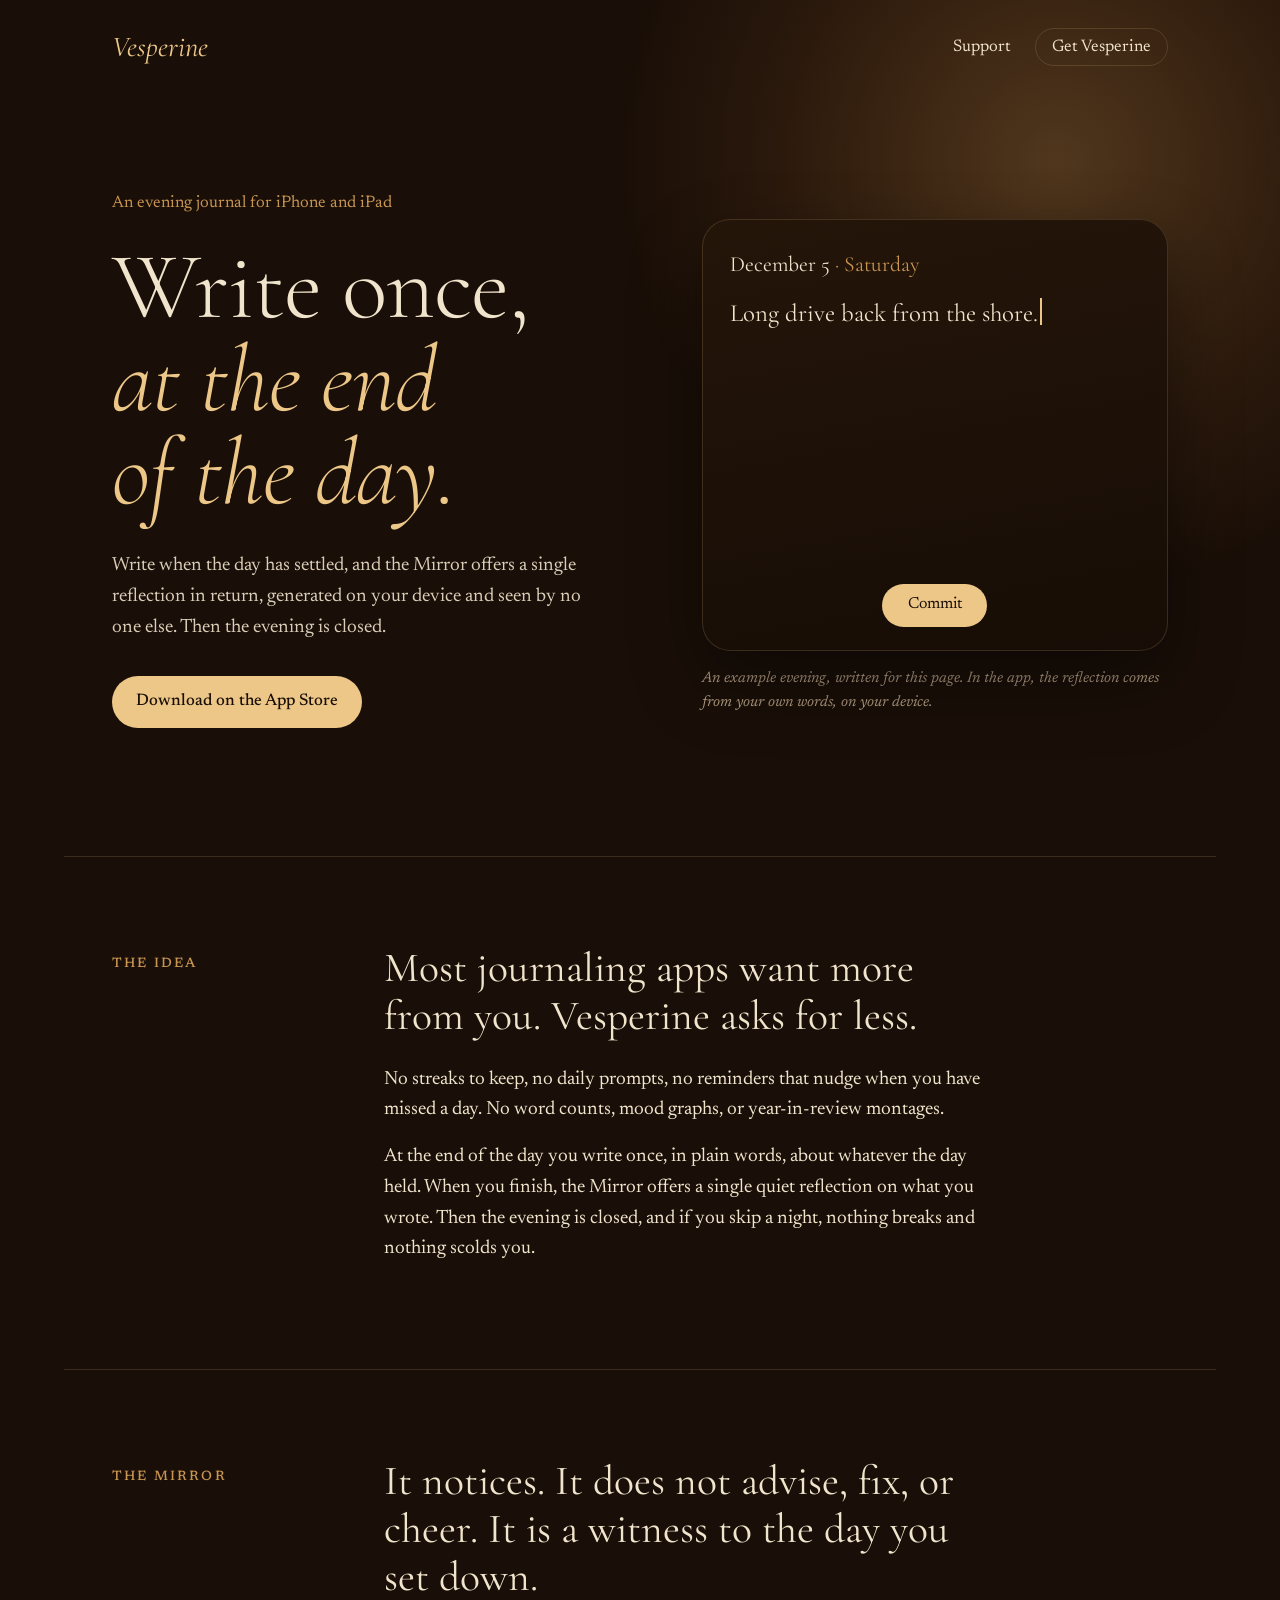
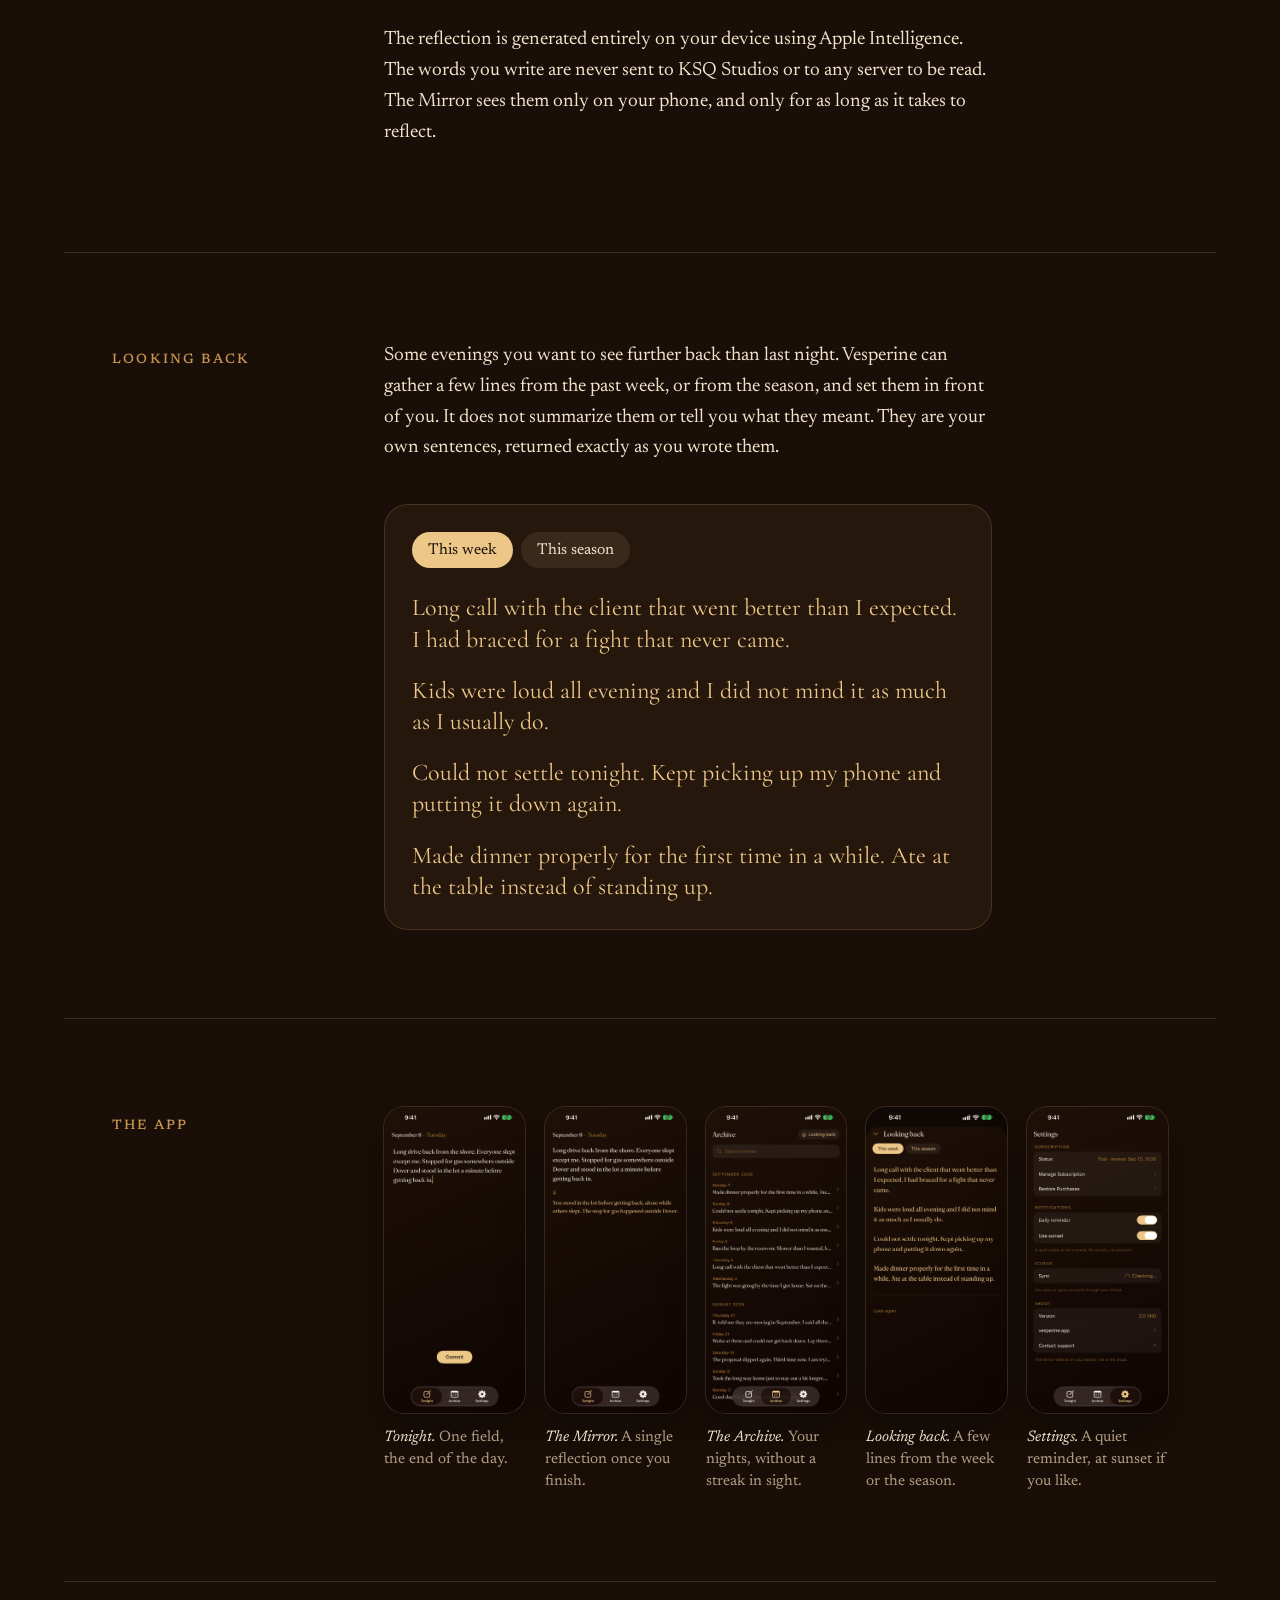
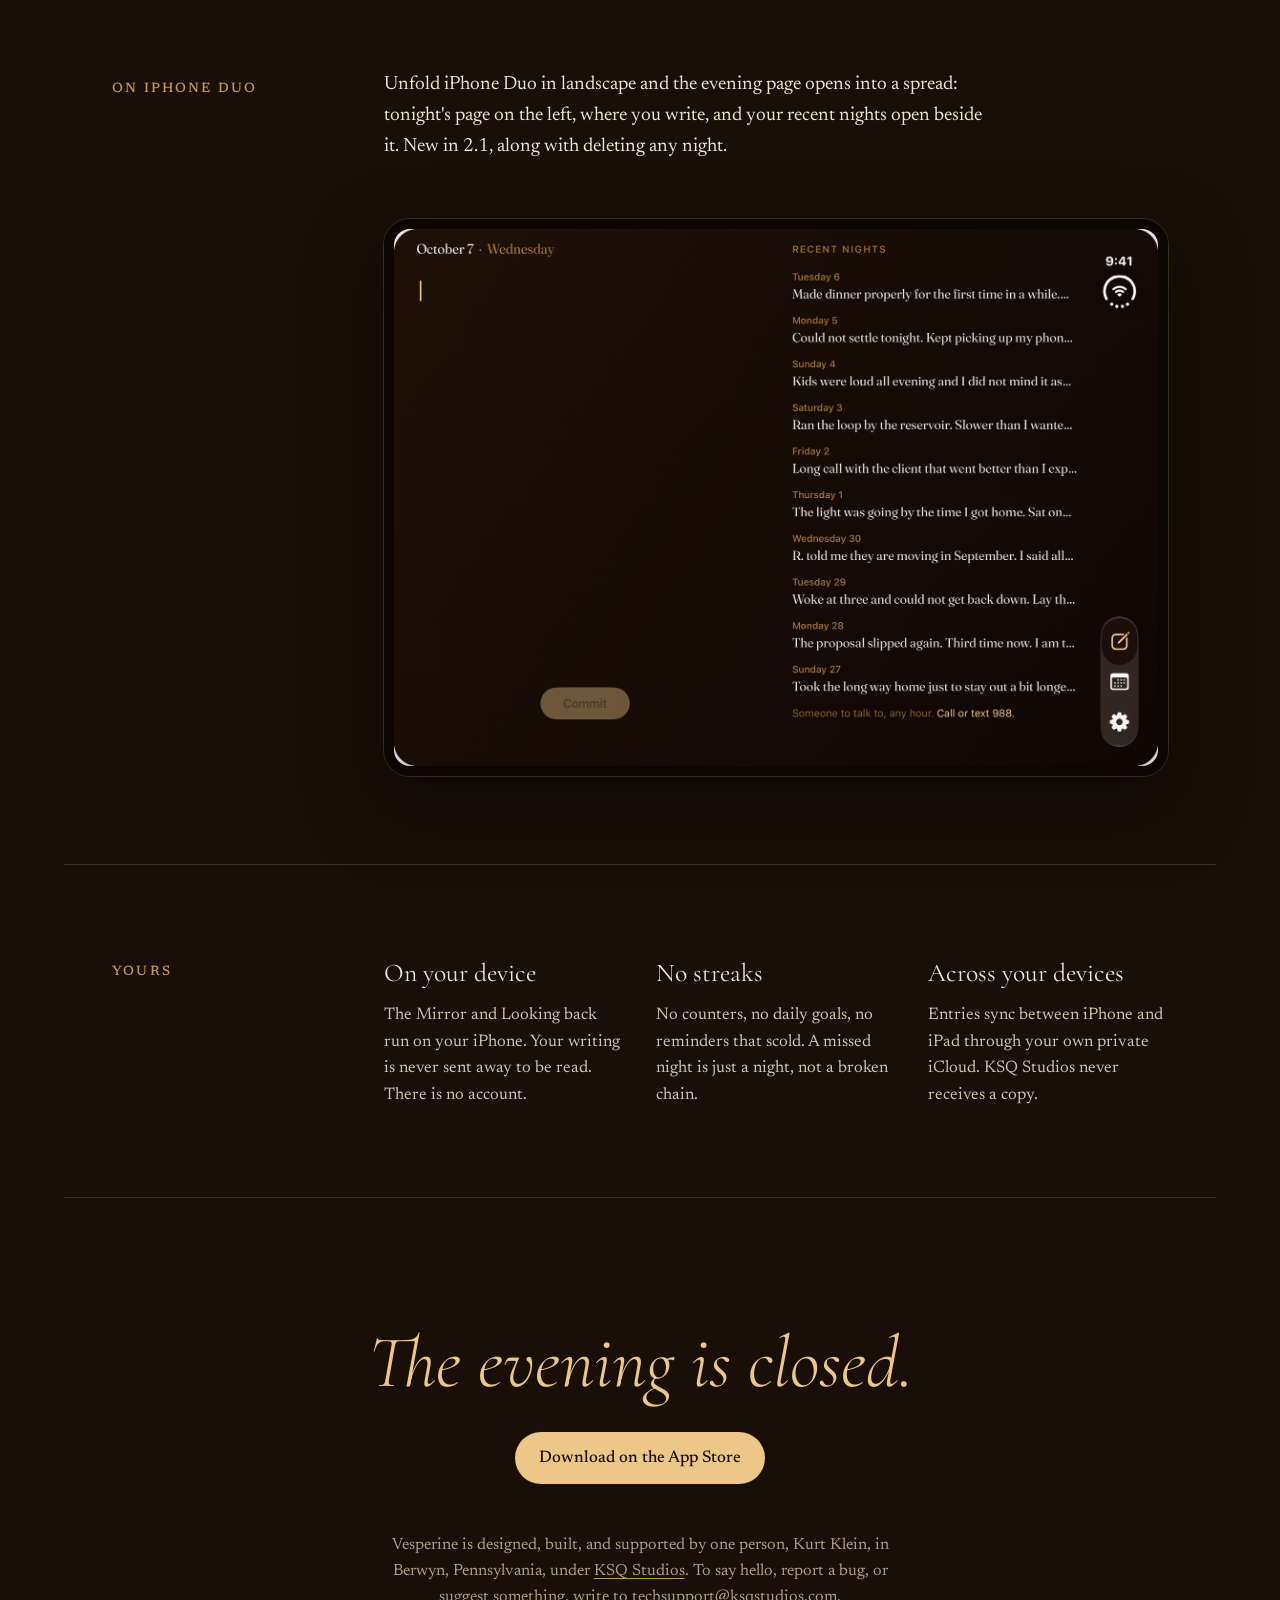
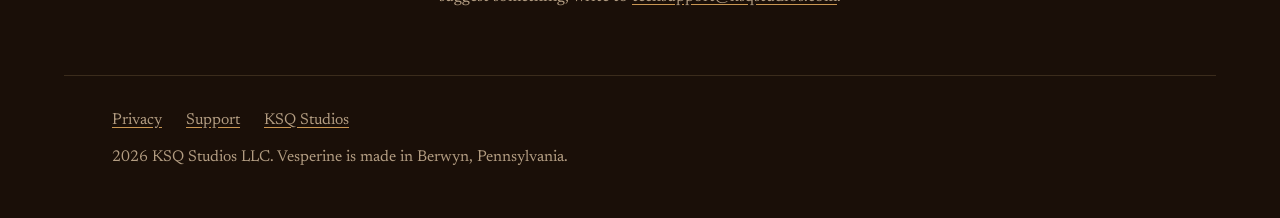
<file: index.html>
<!doctype html>
<html lang="en">
<head>
<meta charset="utf-8">
<meta name="viewport" content="width=device-width, initial-scale=1">
<title>Vesperine, an evening journal</title>
<meta name="description" content="A contemplative evening journal for iPhone. Write once when the day has settled, then look back across a week or a season in your own words.">
<meta property="og:type" content="website">
<meta property="og:url" content="https://vesperine.app">
<meta property="og:title" content="Vesperine, an evening journal">
<meta property="og:description" content="A contemplative evening journal for iPhone. Write once when the day has settled, then look back across a week or a season in your own words.">
<meta property="og:image" content="https://vesperine.app/og-image.png">
<meta property="og:image:width" content="1200">
<meta property="og:image:height" content="630">
<meta name="twitter:card" content="summary_large_image">
<meta name="twitter:title" content="Vesperine, an evening journal">
<meta name="twitter:description" content="A contemplative evening journal for iPhone.">
<meta name="twitter:image" content="https://vesperine.app/og-image.png">
<link rel="canonical" href="https://vesperine.app">
<meta name="theme-color" content="#1a0f08">
<link rel="icon" type="image/png" href="/favicon.png">
<link rel="apple-touch-icon" href="/apple-touch-icon.png">
<link rel="preconnect" href="https://fonts.googleapis.com">
<link rel="preconnect" href="https://fonts.gstatic.com" crossorigin>
<link href="https://fonts.googleapis.com/css2?family=Cormorant+Garamond:ital,wght@0,300;0,400;0,500;1,300;1,400&family=Newsreader:ital,opsz,wght@0,6..72,300..500;1,6..72,300..500&display=swap" rel="stylesheet">
<link rel="stylesheet" href="/styles.css">
<script defer src="/scripts.js"></script>
</head>
<body>

<!-- The candle. A warm light in the corner that flickers, and burns down as
     you read toward the end of the page, the way an evening does. -->
<div class="candle" aria-hidden="true"></div>

<header class="bar">
  <div class="bar-inner">
    <a class="mark" href="/">Vesperine</a>
    <nav aria-label="Site">
      <a href="/support">Support</a>
      <a class="bar-cta" href="https://apps.apple.com/us/app/vesperine/id6767848257" rel="noopener">Get Vesperine</a>
    </nav>
  </div>
</header>

<main>

  <section class="hero">
    <div class="hero-text">
      <p class="kicker">An evening journal for iPhone and iPad</p>
      <h1>Write once, <em>at the end of the day.</em></h1>
      <p class="lede">
        Write when the day has settled, and the Mirror offers a single
        reflection in return, generated on your device and seen by no one
        else. Then the evening is closed.
      </p>
      <p class="buy">
        <a class="button" href="https://apps.apple.com/us/app/vesperine/id6767848257" rel="noopener">Download on the App Store</a>
      </p>
    </div>

    <!-- An example evening. The entry writes itself, Commit is pressed, and
         the Mirror's reflection appears under the flame, as in the app. The
         entries and reflections are written ahead of time for this page. -->
    <figure class="tonight" id="tonight">
      <div class="page">
        <p class="date"><span id="t-date">October 19</span> <span class="dot">·</span> <span class="day" id="t-day">Monday</span></p>
        <p class="entry" id="t-entry"><span id="t-text"></span><span class="caret" aria-hidden="true"></span></p>
        <div class="flame-rule" id="t-rule" aria-hidden="true">
          <svg viewBox="0 0 12 18" width="14" height="21"><path d="M6 1c1.6 3 4.5 5.2 4.5 9.2A4.5 4.5 0 0 1 1.5 10.2C1.5 7.8 3 6.6 3.6 4.6c.6 1.5 1.3 2 2 2.2C5.4 4.8 5.6 2.8 6 1z"/></svg>
        </div>
        <p class="reflection" id="t-reflection"></p>
        <div class="page-foot">
          <button type="button" class="commit" id="t-commit" tabindex="-1">Commit</button>
          <button type="button" class="again" id="t-again" hidden>Another evening</button>
        </div>
      </div>
      <figcaption>An example evening, written for this page. In the app, the reflection comes from your own words, on your device.</figcaption>
    </figure>
  </section>

  <section class="leaf">
    <h2 class="margin">The idea</h2>
    <div class="leaf-body">
      <p class="big">Most journaling apps want more from you. Vesperine asks for less.</p>
      <p>
        No streaks to keep, no daily prompts, no reminders that nudge when
        you have missed a day. No word counts, mood graphs, or year-in-review
        montages.
      </p>
      <p>
        At the end of the day you write once, in plain words, about whatever
        the day held. When you finish, the Mirror offers a single quiet
        reflection on what you wrote. Then the evening is closed, and if you
        skip a night, nothing breaks and nothing scolds you.
      </p>
    </div>
  </section>

  <section class="leaf">
    <h2 class="margin">The Mirror</h2>
    <div class="leaf-body">
      <p class="big">It notices. It does not advise, fix, or cheer. It is a witness to the day you set down.</p>
      <p>
        The reflection is generated entirely on your device using Apple
        Intelligence. The words you write are never sent to KSQ Studios or to
        any server to be read. The Mirror sees them only on your phone, and
        only for as long as it takes to reflect.
      </p>
    </div>
  </section>

  <!-- Looking back. The lines arrive one at a time when the section comes
       into view, and the two ranges trade places like the sheet in the app. -->
  <section class="leaf lookback" id="lookback">
    <h2 class="margin">Looking back</h2>
    <div class="leaf-body">
      <p>
        Some evenings you want to see further back than last night. Vesperine
        can gather a few lines from the past week, or from the season, and set
        them in front of you. It does not summarize them or tell you what they
        meant. They are your own sentences, returned exactly as you wrote them.
      </p>
      <div class="sheet">
        <div class="chips" role="tablist" aria-label="Range">
          <button type="button" role="tab" class="chip" aria-selected="true" data-range="week">This week</button>
          <button type="button" role="tab" class="chip" aria-selected="false" data-range="season">This season</button>
        </div>
        <ul class="lines" data-range="week">
          <li>Long call with the client that went better than I expected. I had braced for a fight that never came.</li>
          <li>Kids were loud all evening and I did not mind it as much as I usually do.</li>
          <li>Could not settle tonight. Kept picking up my phone and putting it down again.</li>
          <li>Made dinner properly for the first time in a while. Ate at the table instead of standing up.</li>
        </ul>
        <ul class="lines" data-range="season" hidden>
          <li>The light was going by the time I got home. Sat on the step until it was gone.</li>
          <li>Woke at three and could not get back down. Lay there listening to the house.</li>
          <li>The proposal slipped again. Third time now.</li>
          <li>Took the long way home just to stay out a bit longer.</li>
        </ul>
      </div>
    </div>
  </section>

  <section class="screens">
    <h2 class="margin">The app</h2>
    <div class="strip">
      <figure>
        <img src="/images/tonight.png" alt="The Tonight screen: a dark writing surface with the date and a single field for the evening's entry." width="1320" height="2868" loading="lazy">
        <figcaption><em>Tonight.</em> One field, the end of the day.</figcaption>
      </figure>
      <figure>
        <img src="/images/mirror.png" alt="The Mirror's reflection beneath a finished entry, set apart by a small amber flame." width="1320" height="2868" loading="lazy">
        <figcaption><em>The Mirror.</em> A single reflection once you finish.</figcaption>
      </figure>
      <figure>
        <img src="/images/archive.png" alt="The Archive: past entries grouped by month, each with a short preview." width="1320" height="2868" loading="lazy">
        <figcaption><em>The Archive.</em> Your nights, without a streak in sight.</figcaption>
      </figure>
      <figure>
        <img src="/images/lookingback.png" alt="Looking back: several lines lifted from the week's entries, set in warm serif type." width="1320" height="2868" loading="lazy">
        <figcaption><em>Looking back.</em> A few lines from the week or the season.</figcaption>
      </figure>
      <figure>
        <img src="/images/settings.png" alt="Settings: an evening reminder that can follow the sunset, and private iCloud sync." width="1320" height="2868" loading="lazy">
        <figcaption><em>Settings.</em> A quiet reminder, at sunset if you like.</figcaption>
      </figure>
    </div>
  </section>

  <section class="leaf spread">
    <h2 class="margin">On iPhone Duo</h2>
    <div class="leaf-body">
      <p>
        Unfold iPhone Duo in landscape and the evening page opens into a
        spread: tonight's page on the left, where you write, and your recent
        nights open beside it. New in 2.1, along with deleting any night.
      </p>
    </div>
    <figure class="duo">
      <img src="/images/duo.png" alt="Vesperine on the unfolded iPhone Duo: tonight's empty page on the left, a column of recent nights on the right." width="1600" height="1125" loading="lazy">
    </figure>
  </section>

  <section class="leaf">
    <h2 class="margin">Yours</h2>
    <dl class="yours">
      <div>
        <dt>On your device</dt>
        <dd>The Mirror and Looking back run on your iPhone. Your writing is never sent away to be read. There is no account.</dd>
      </div>
      <div>
        <dt>No streaks</dt>
        <dd>No counters, no daily goals, no reminders that scold. A missed night is just a night, not a broken chain.</dd>
      </div>
      <div>
        <dt>Across your devices</dt>
        <dd>Entries sync between iPhone and iPad through your own private iCloud. KSQ Studios never receives a copy.</dd>
      </div>
    </dl>
  </section>

  <section class="close">
    <p class="close-line">The evening is closed.</p>
    <p class="buy">
      <a class="button" href="https://apps.apple.com/us/app/vesperine/id6767848257" rel="noopener">Download on the App Store</a>
    </p>
    <p class="maker">
      Vesperine is designed, built, and supported by one person, Kurt Klein,
      in Berwyn, Pennsylvania, under <a href="https://ksqstudios.com">KSQ Studios</a>.
      To say hello, report a bug, or suggest something, write to
      <a href="mailto:techsupport@ksqstudios.com">techsupport@ksqstudios.com</a>.
    </p>
  </section>

</main>

<footer class="foot">
  <nav aria-label="Footer">
    <a href="/privacy">Privacy</a>
    <a href="/support">Support</a>
    <a href="https://ksqstudios.com">KSQ Studios</a>
  </nav>
  <p>2026 KSQ Studios LLC. Vesperine is made in Berwyn, Pennsylvania.</p>
</footer>

</body>
</html>
</file>
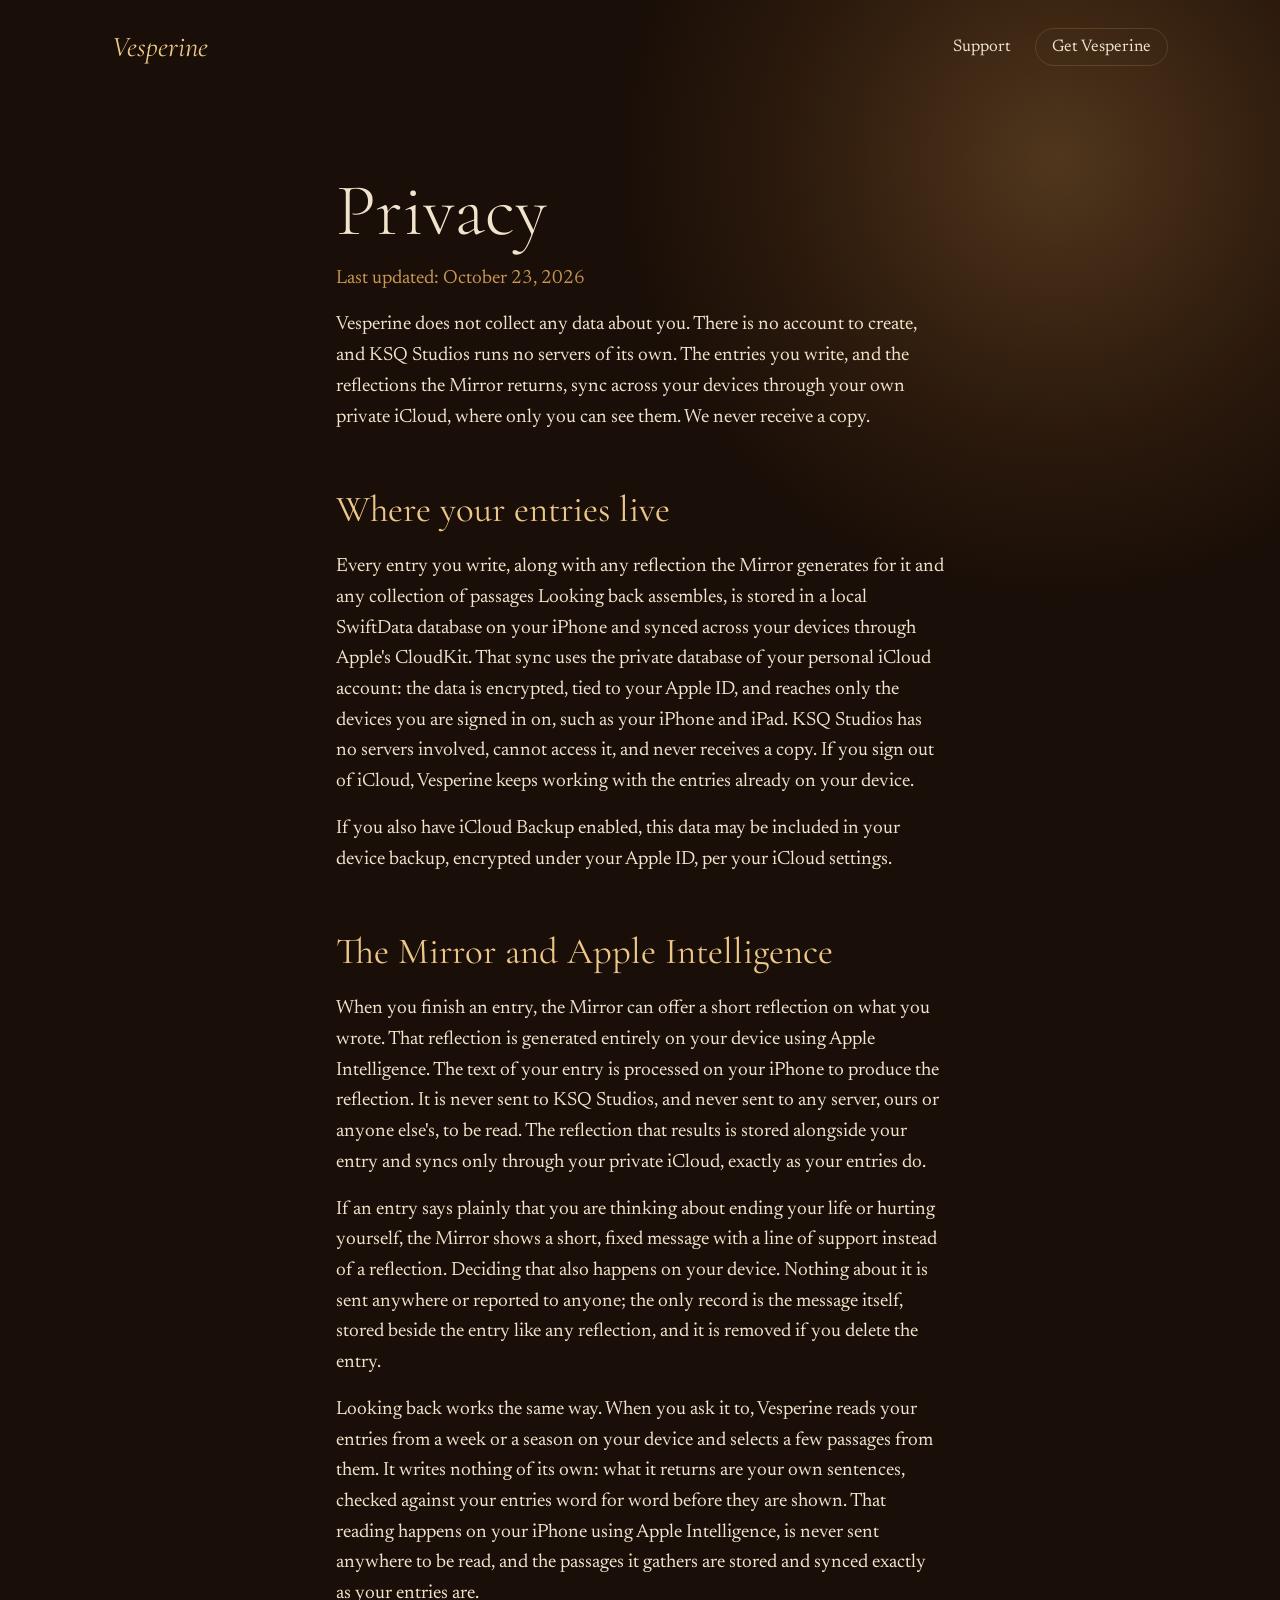
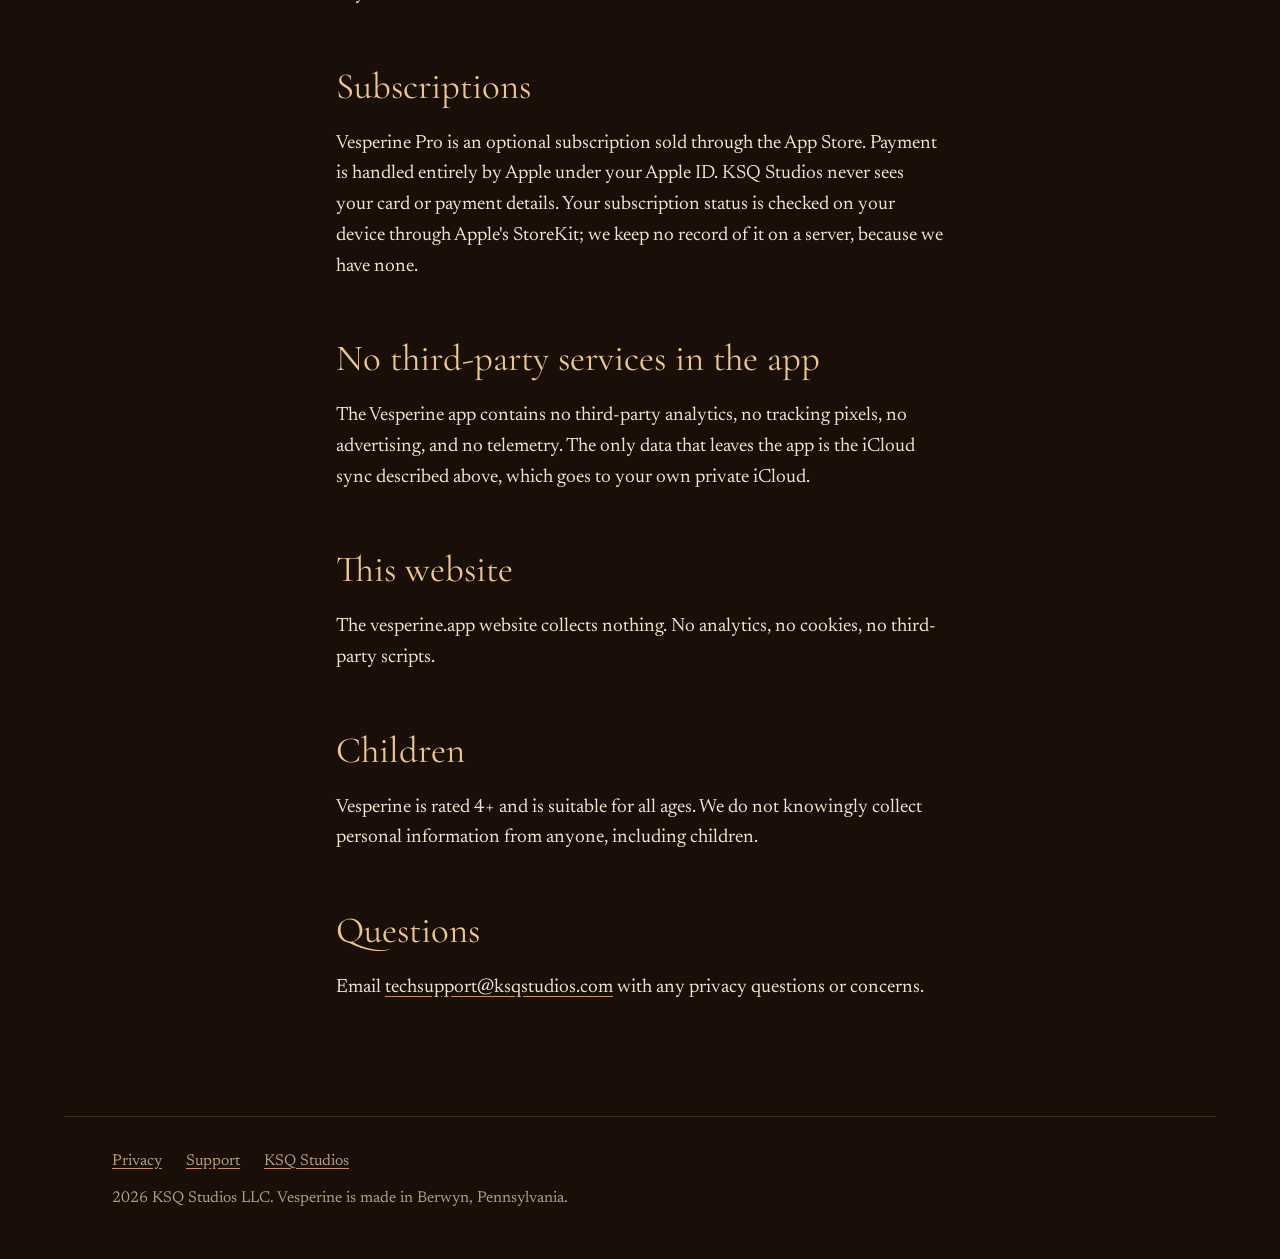
<file: privacy.html>
<!doctype html>
<html lang="en">
<head>
<meta charset="utf-8">
<meta name="viewport" content="width=device-width, initial-scale=1">

<title>Privacy, Vesperine</title>
<meta name="description" content="Vesperine collects no data about you. No account, no servers of ours, no tracking. Your entries sync through your own private iCloud, and the Mirror reflects on your device.">
<link rel="canonical" href="https://vesperine.app/privacy">
<meta name="theme-color" content="#1a0f08">

<link rel="icon" type="image/png" href="/favicon.png">
<link rel="apple-touch-icon" href="/apple-touch-icon.png">

<link rel="preconnect" href="https://fonts.googleapis.com">
<link rel="preconnect" href="https://fonts.gstatic.com" crossorigin>
<link href="https://fonts.googleapis.com/css2?family=Cormorant+Garamond:ital,wght@0,300;0,400;0,500;1,300;1,400&family=Newsreader:ital,opsz,wght@0,6..72,300..500;1,6..72,300..500&display=swap" rel="stylesheet">

<link rel="stylesheet" href="/styles.css">

</head>

<body>

<div class="candle" aria-hidden="true"></div>

<header class="bar">
  <div class="bar-inner">
    <a class="mark" href="/">Vesperine</a>
    <nav aria-label="Site">
      <a href="/support">Support</a>
      <a class="bar-cta" href="https://apps.apple.com/us/app/vesperine/id6767848257" rel="noopener">Get Vesperine</a>
    </nav>
  </div>
</header>

<main class="doc">

  <h1>Privacy</h1>

  <p class="updated">Last updated: October 23, 2026</p>

  <p>
    Vesperine does not collect any data about you. There is no account to create, and KSQ Studios runs no servers of its own. The entries you write, and the reflections the Mirror returns, sync across your devices through your own private iCloud, where only you can see them. We never receive a copy.
  </p>

  <h2>Where your entries live</h2>
  <p>
    Every entry you write, along with any reflection the Mirror generates for it and any collection of passages Looking back assembles, is stored in a local SwiftData database on your iPhone and synced across your devices through Apple's CloudKit. That sync uses the private database of your personal iCloud account: the data is encrypted, tied to your Apple ID, and reaches only the devices you are signed in on, such as your iPhone and iPad. KSQ Studios has no servers involved, cannot access it, and never receives a copy. If you sign out of iCloud, Vesperine keeps working with the entries already on your device.
  </p>
  <p>
    If you also have iCloud Backup enabled, this data may be included in your device backup, encrypted under your Apple ID, per your iCloud settings.
  </p>

  <h2>The Mirror and Apple Intelligence</h2>
  <p>
    When you finish an entry, the Mirror can offer a short reflection on what you wrote. That reflection is generated entirely on your device using Apple Intelligence. The text of your entry is processed on your iPhone to produce the reflection. It is never sent to KSQ Studios, and never sent to any server, ours or anyone else's, to be read. The reflection that results is stored alongside your entry and syncs only through your private iCloud, exactly as your entries do.
  </p>

  <p>
    If an entry says plainly that you are thinking about ending your life or hurting yourself, the Mirror shows a short, fixed message with a line of support instead of a reflection. Deciding that also happens on your device. Nothing about it is sent anywhere or reported to anyone; the only record is the message itself, stored beside the entry like any reflection, and it is removed if you delete the entry.
  </p>

  <p>
    Looking back works the same way. When you ask it to, Vesperine reads your entries from a week or a season on your device and selects a few passages from them. It writes nothing of its own: what it returns are your own sentences, checked against your entries word for word before they are shown. That reading happens on your iPhone using Apple Intelligence, is never sent anywhere to be read, and the passages it gathers are stored and synced exactly as your entries are.
  </p>

  <h2>Subscriptions</h2>
  <p>
    Vesperine Pro is an optional subscription sold through the App Store. Payment is handled entirely by Apple under your Apple ID. KSQ Studios never sees your card or payment details. Your subscription status is checked on your device through Apple's StoreKit; we keep no record of it on a server, because we have none.
  </p>

  <h2>No third-party services in the app</h2>
  <p>
    The Vesperine app contains no third-party analytics, no tracking pixels, no advertising, and no telemetry. The only data that leaves the app is the iCloud sync described above, which goes to your own private iCloud.
  </p>

  <h2>This website</h2>
  <p>
    The vesperine.app website collects nothing. No analytics, no cookies, no third-party scripts.
  </p>

  <h2>Children</h2>
  <p>
    Vesperine is rated 4+ and is suitable for all ages. We do not knowingly collect personal information from anyone, including children.
  </p>

  <h2>Questions</h2>
  <p>
    Email <a href="mailto:techsupport@ksqstudios.com">techsupport@ksqstudios.com</a> with any privacy questions or concerns.
  </p>

</main>

<footer class="foot">
  <nav aria-label="Footer">
    <a href="/privacy">Privacy</a>
    <a href="/support">Support</a>
    <a href="https://ksqstudios.com">KSQ Studios</a>
  </nav>
  <p>2026 KSQ Studios LLC. Vesperine is made in Berwyn, Pennsylvania.</p>
</footer>

</body>
</html>
</file>
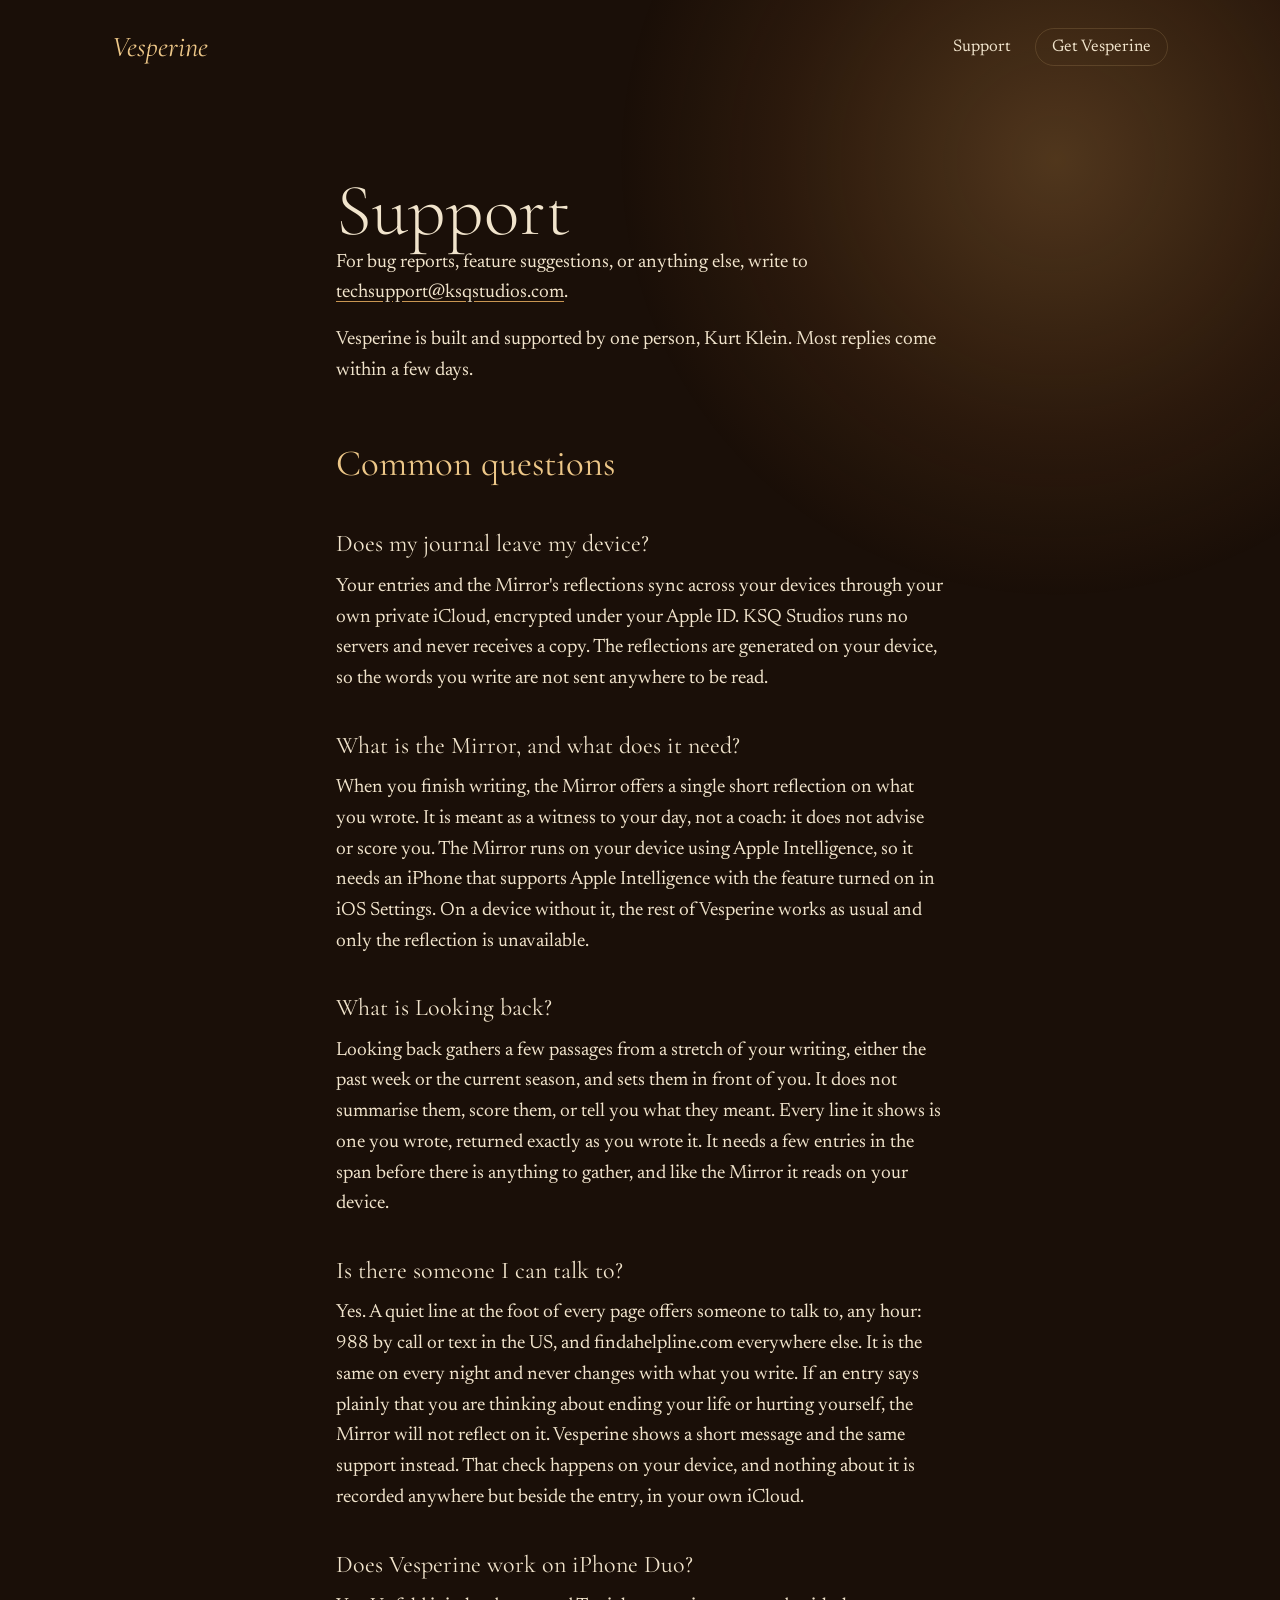
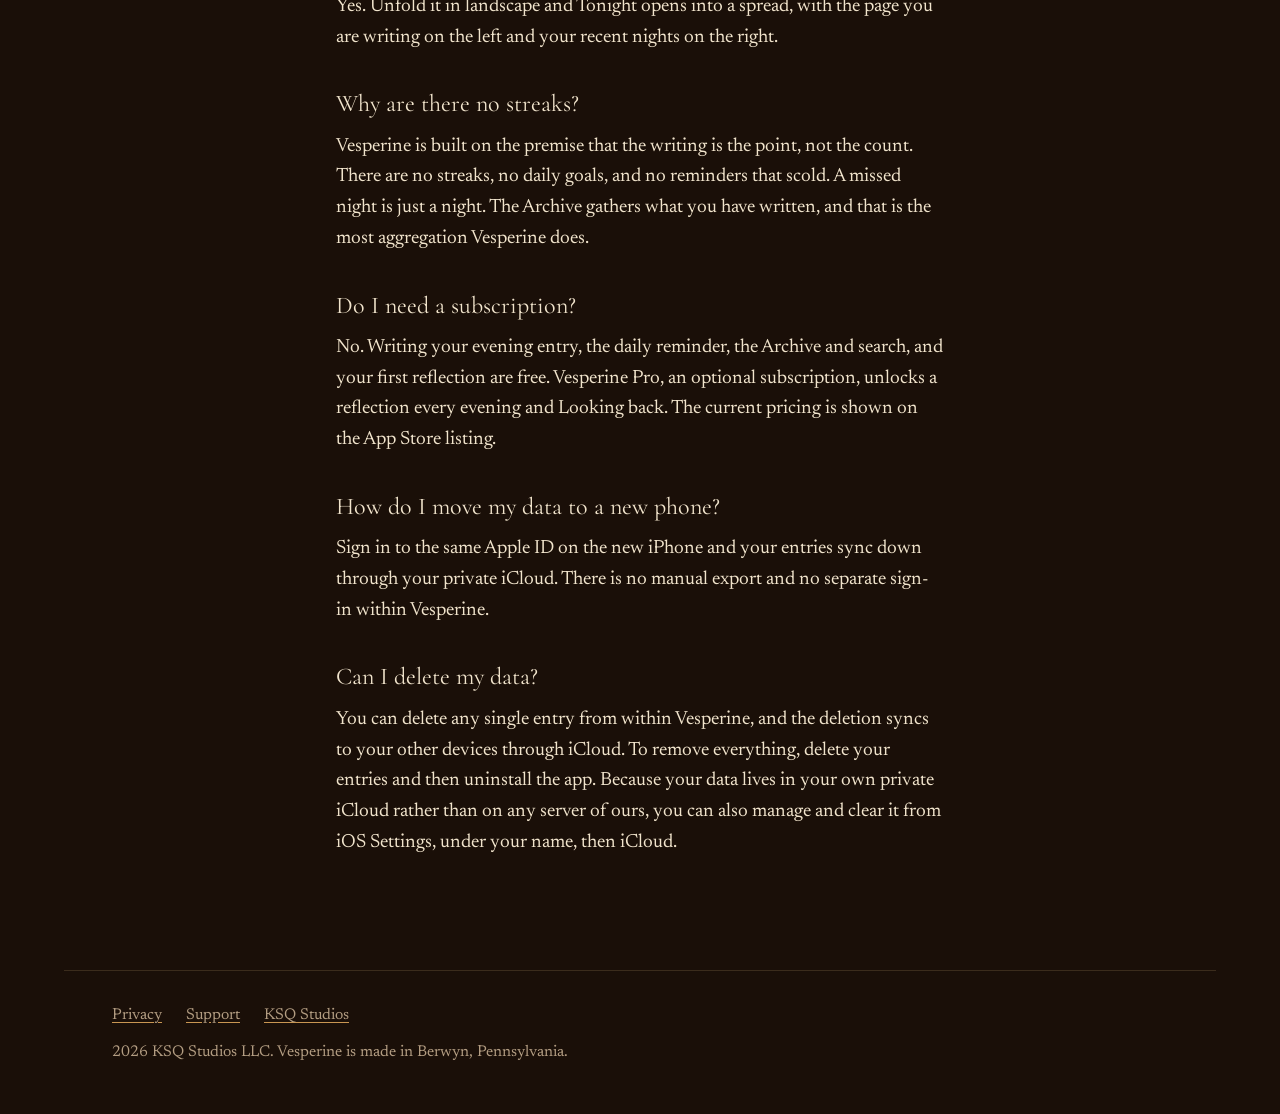
<file: support.html>
<!doctype html>
<html lang="en">
<head>
<meta charset="utf-8">
<meta name="viewport" content="width=device-width, initial-scale=1">

<title>Support, Vesperine</title>
<meta name="description" content="Get in touch about Vesperine: bug reports, feature requests, or just to say hello.">
<link rel="canonical" href="https://vesperine.app/support">
<meta name="theme-color" content="#1a0f08">

<link rel="icon" type="image/png" href="/favicon.png">
<link rel="apple-touch-icon" href="/apple-touch-icon.png">

<link rel="preconnect" href="https://fonts.googleapis.com">
<link rel="preconnect" href="https://fonts.gstatic.com" crossorigin>
<link href="https://fonts.googleapis.com/css2?family=Cormorant+Garamond:ital,wght@0,300;0,400;0,500;1,300;1,400&family=Newsreader:ital,opsz,wght@0,6..72,300..500;1,6..72,300..500&display=swap" rel="stylesheet">

<link rel="stylesheet" href="/styles.css">

</head>

<body>

<div class="candle" aria-hidden="true"></div>

<header class="bar">
  <div class="bar-inner">
    <a class="mark" href="/">Vesperine</a>
    <nav aria-label="Site">
      <a href="/support">Support</a>
      <a class="bar-cta" href="https://apps.apple.com/us/app/vesperine/id6767848257" rel="noopener">Get Vesperine</a>
    </nav>
  </div>
</header>

<main class="doc">

  <h1>Support</h1>

  <p>
    For bug reports, feature suggestions, or anything else, write to <a href="mailto:techsupport@ksqstudios.com">techsupport@ksqstudios.com</a>.
  </p>

  <p>
    Vesperine is built and supported by one person, Kurt Klein. Most replies come within a few days.
  </p>

  <h2>Common questions</h2>

  <h3>Does my journal leave my device?</h3>
  <p>
    Your entries and the Mirror's reflections sync across your devices through your own private iCloud, encrypted under your Apple ID. KSQ Studios runs no servers and never receives a copy. The reflections are generated on your device, so the words you write are not sent anywhere to be read.
  </p>

  <h3>What is the Mirror, and what does it need?</h3>
  <p>
    When you finish writing, the Mirror offers a single short reflection on what you wrote. It is meant as a witness to your day, not a coach: it does not advise or score you. The Mirror runs on your device using Apple Intelligence, so it needs an iPhone that supports Apple Intelligence with the feature turned on in iOS Settings. On a device without it, the rest of Vesperine works as usual and only the reflection is unavailable.
  </p>

  <h3>What is Looking back?</h3>
  <p>
    Looking back gathers a few passages from a stretch of your writing, either the past week or the current season, and sets them in front of you. It does not summarise them, score them, or tell you what they meant. Every line it shows is one you wrote, returned exactly as you wrote it. It needs a few entries in the span before there is anything to gather, and like the Mirror it reads on your device.
  </p>

  <h3>Is there someone I can talk to?</h3>
  <p>
    Yes. A quiet line at the foot of every page offers someone to talk to, any hour: 988 by call or text in the US, and findahelpline.com everywhere else. It is the same on every night and never changes with what you write. If an entry says plainly that you are thinking about ending your life or hurting yourself, the Mirror will not reflect on it. Vesperine shows a short message and the same support instead. That check happens on your device, and nothing about it is recorded anywhere but beside the entry, in your own iCloud.
  </p>

  <h3>Does Vesperine work on iPhone Duo?</h3>
  <p>
    Yes. Unfold it in landscape and Tonight opens into a spread, with the page you are writing on the left and your recent nights on the right.
  </p>

  <h3>Why are there no streaks?</h3>
  <p>
    Vesperine is built on the premise that the writing is the point, not the count. There are no streaks, no daily goals, and no reminders that scold. A missed night is just a night. The Archive gathers what you have written, and that is the most aggregation Vesperine does.
  </p>

  <h3>Do I need a subscription?</h3>
  <p>
    No. Writing your evening entry, the daily reminder, the Archive and search, and your first reflection are free. Vesperine Pro, an optional subscription, unlocks a reflection every evening and Looking back. The current pricing is shown on the App Store listing.
  </p>

  <h3>How do I move my data to a new phone?</h3>
  <p>
    Sign in to the same Apple ID on the new iPhone and your entries sync down through your private iCloud. There is no manual export and no separate sign-in within Vesperine.
  </p>

  <h3>Can I delete my data?</h3>
  <p>
    You can delete any single entry from within Vesperine, and the deletion syncs to your other devices through iCloud. To remove everything, delete your entries and then uninstall the app. Because your data lives in your own private iCloud rather than on any server of ours, you can also manage and clear it from iOS Settings, under your name, then iCloud.
  </p>

</main>

<footer class="foot">
  <nav aria-label="Footer">
    <a href="/privacy">Privacy</a>
    <a href="/support">Support</a>
    <a href="https://ksqstudios.com">KSQ Studios</a>
  </nav>
  <p>2026 KSQ Studios LLC. Vesperine is made in Berwyn, Pennsylvania.</p>
</footer>

</body>
</html>
</file>
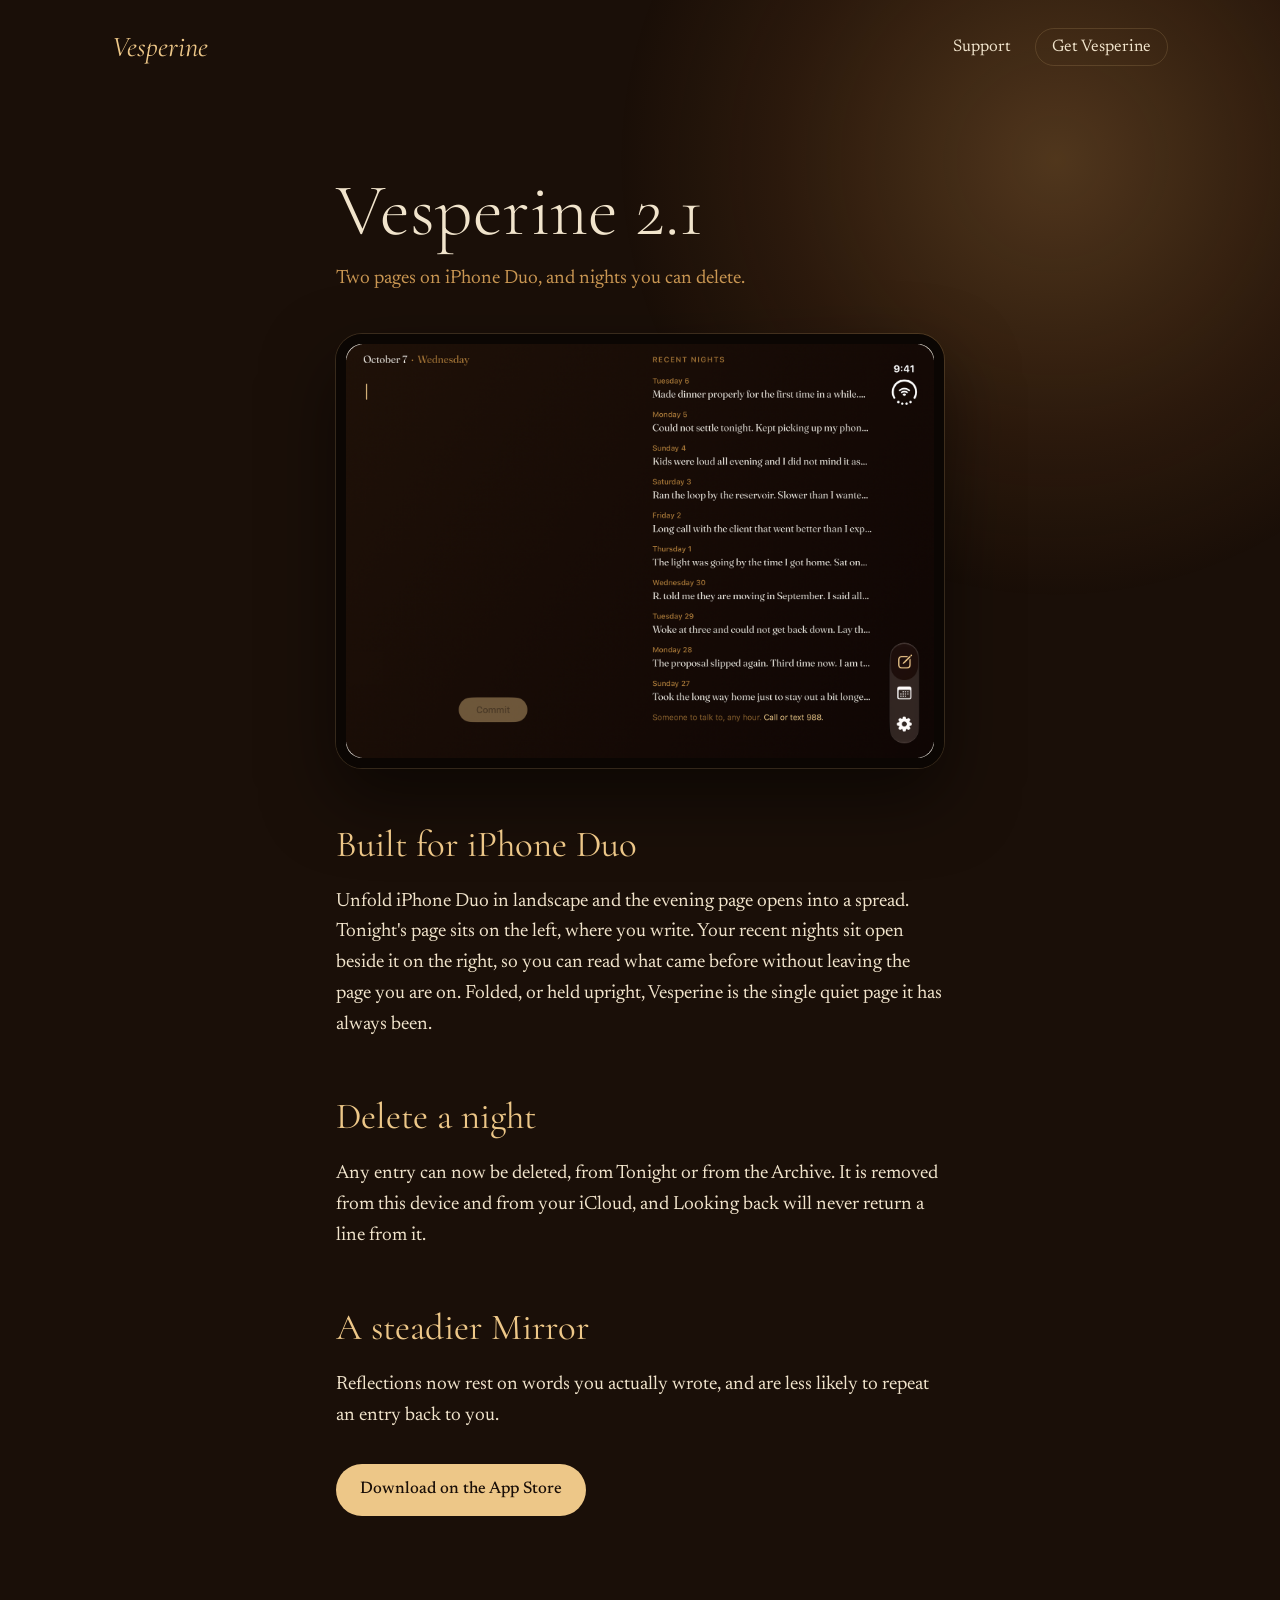
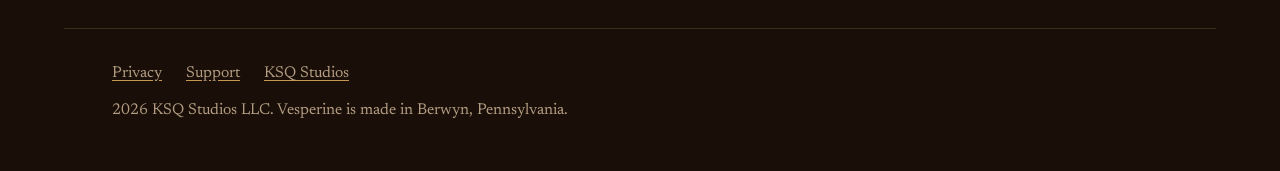
<file: event/duo.html>
<!doctype html>
<html lang="en">
<head>
<meta charset="utf-8">
<meta name="viewport" content="width=device-width, initial-scale=1">

<title>Vesperine 2.1</title>
<meta name="description" content="Vesperine 2.1 opens the evening page into a spread on iPhone Duo, lets you delete any night, and keeps the Mirror closer to your own words.">
<link rel="canonical" href="https://vesperine.app/event/duo">
<meta name="theme-color" content="#1a0f08">

<meta property="og:type" content="website">
<meta property="og:url" content="https://vesperine.app/event/duo">
<meta property="og:title" content="Vesperine 2.1">
<meta property="og:description" content="Tonight's page beside your recent nights on iPhone Duo, and any night can now be deleted.">
<meta property="og:image" content="https://vesperine.app/og-image.png">

<link rel="icon" type="image/png" href="/favicon.png">
<link rel="apple-touch-icon" href="/apple-touch-icon.png">

<link rel="preconnect" href="https://fonts.googleapis.com">
<link rel="preconnect" href="https://fonts.gstatic.com" crossorigin>
<link href="https://fonts.googleapis.com/css2?family=Cormorant+Garamond:ital,wght@0,300;0,400;0,500;1,300;1,400&family=Newsreader:ital,opsz,wght@0,6..72,300..500;1,6..72,300..500&display=swap" rel="stylesheet">

<link rel="stylesheet" href="/styles.css">

</head>

<body>

<div class="candle" aria-hidden="true"></div>

<header class="bar">
  <div class="bar-inner">
    <a class="mark" href="/">Vesperine</a>
    <nav aria-label="Site">
      <a href="/support">Support</a>
      <a class="bar-cta" href="https://apps.apple.com/us/app/vesperine/id6767848257" rel="noopener">Get Vesperine</a>
    </nav>
  </div>
</header>

<main class="doc">

  <h1>Vesperine 2.1</h1>

  <p class="updated">Two pages on iPhone Duo, and nights you can delete.</p>

  <figure class="duo">
    <img src="/images/duo.png" alt="Vesperine on the unfolded iPhone Duo: tonight's empty page on the left, a column of recent nights on the right." width="1600" height="1125">
  </figure>

  <h2>Built for iPhone Duo</h2>
  <p>
    Unfold iPhone Duo in landscape and the evening page opens into a spread. Tonight's page sits on the left, where you write. Your recent nights sit open beside it on the right, so you can read what came before without leaving the page you are on. Folded, or held upright, Vesperine is the single quiet page it has always been.
  </p>

  <h2>Delete a night</h2>
  <p>
    Any entry can now be deleted, from Tonight or from the Archive. It is removed from this device and from your iCloud, and Looking back will never return a line from it.
  </p>

  <h2>A steadier Mirror</h2>
  <p>
    Reflections now rest on words you actually wrote, and are less likely to repeat an entry back to you.
  </p>

  <p class="buy">
    <a class="button" href="https://apps.apple.com/us/app/vesperine/id6767848257" rel="noopener">Download on the App Store</a>
  </p>

</main>

<footer class="foot">
  <nav aria-label="Footer">
    <a href="/privacy">Privacy</a>
    <a href="/support">Support</a>
    <a href="https://ksqstudios.com">KSQ Studios</a>
  </nav>
  <p>2026 KSQ Studios LLC. Vesperine is made in Berwyn, Pennsylvania.</p>
</footer>

</body>
</html>
</file>
<file: styles.css>
/*
  vesperine.app

  Candlelight, after dark, like the app. Coal paper, cream ink, honey for
  the Mirror and amber for dates. A candle glow sits in the corner and
  burns down as you read toward the end. Sections are set like journal
  leaves, with the heading in the margin.

  Cormorant Garamond for display, Newsreader for reading.

  No analytics. The privacy policy says the site collects nothing, so keep
  it that way.
*/

:root {
  --coal: #1a0f08;
  --coal-2: #22140b;
  --leaf: #26170d;
  --cream: #f1e4cc;
  --muted: #b39d82;
  --amber: #c99652;
  --honey: #edc788;
  --hair: rgba(237, 199, 136, 0.16);

  --display: "Cormorant Garamond", "Iowan Old Style", Georgia, serif;
  --body: Newsreader, "Iowan Old Style", Georgia, serif;

  --page: 72rem;
  --gutter: clamp(1.25rem, 4vw, 3rem);

  /* Set by the script: 1 at the top of the page, lower toward the end. */
  --burn: 1;
}

*, *::before, *::after { box-sizing: border-box; }

html { -webkit-text-size-adjust: 100%; background: var(--coal); }

body {
  margin: 0;
  background: var(--coal);
  color: var(--cream);
  font-family: var(--body);
  font-size: 1.2rem;
  line-height: 1.6;
  font-optical-sizing: auto;
  -webkit-font-smoothing: antialiased;
  overflow-x: hidden;
}

img { max-width: 100%; height: auto; display: block; }

a { color: inherit; text-decoration-color: var(--amber); text-underline-offset: 0.2em; }
a:hover { color: var(--honey); }

:focus-visible { outline: 2px solid var(--honey); outline-offset: 4px; border-radius: 2px; }

h1, h2, h3 { font-family: var(--display); font-weight: 400; margin: 0; text-wrap: balance; }

p { margin: 0 0 1rem; }

em { font-style: italic; }

.button {
  display: inline-block;
  background: var(--honey);
  color: var(--coal);
  font-family: var(--body);
  font-weight: 500;
  font-size: 1.05rem;
  text-decoration: none;
  padding: 0.8rem 1.5rem;
  border-radius: 999px;
}

.button:hover { color: var(--coal); background: #f4d6a2; }

.buy { margin-top: 2rem; }

/* ---------- The candle ---------- */

.candle {
  position: fixed;
  top: -35vmax;
  right: -30vmax;
  width: 95vmax;
  height: 95vmax;
  pointer-events: none;
  z-index: 0;
  border-radius: 50%;
  background: radial-gradient(closest-side, rgba(237, 168, 88, 0.26), rgba(201, 120, 52, 0.1) 45%, transparent 72%);
  opacity: var(--burn);
  transition: opacity 0.4s linear;
  animation: flicker 5.5s ease-in-out infinite;
}

@keyframes flicker {
  0%, 100% { transform: scale(1); filter: brightness(1); }
  18% { transform: scale(1.015) translate(-0.3%, 0.2%); filter: brightness(1.06); }
  31% { transform: scale(0.99); filter: brightness(0.95); }
  47% { transform: scale(1.02) translate(0.2%, -0.2%); filter: brightness(1.04); }
  63% { transform: scale(0.995); filter: brightness(0.97); }
  80% { transform: scale(1.01) translate(-0.2%, 0); filter: brightness(1.03); }
}

main, .bar, .foot { position: relative; z-index: 1; }

/* ---------- Bar ---------- */

.bar-inner {
  max-width: var(--page);
  margin: 0 auto;
  padding: 1.5rem var(--gutter);
  display: flex;
  align-items: center;
  justify-content: space-between;
}

.mark {
  font-family: var(--display);
  font-style: italic;
  font-size: 1.8rem;
  text-decoration: none;
  color: var(--honey);
}

.bar nav { display: flex; align-items: center; gap: 1.5rem; font-size: 1.05rem; }
.bar nav a { text-decoration: none; }
.bar-cta { border: 1px solid var(--hair); padding: 0.3rem 1rem; border-radius: 999px; }
.bar-cta:hover { border-color: var(--honey); }

/* ---------- Hero ---------- */

.hero {
  max-width: var(--page);
  margin: 0 auto;
  padding: clamp(3rem, 8vw, 6rem) var(--gutter) clamp(4rem, 9vw, 7rem);
  display: grid;
  grid-template-columns: minmax(0, 1.1fr) minmax(0, 1fr);
  gap: clamp(2.5rem, 6vw, 5rem);
  align-items: center;
}

.kicker { color: var(--amber); font-size: 1.05rem; margin-bottom: 1.5rem; }

.hero h1 {
  font-weight: 300;
  font-size: clamp(3.4rem, 7.4vw, 6.6rem);
  line-height: 0.98;
  letter-spacing: -0.01em;
}

.hero h1 em { display: block; color: var(--honey); }

.lede { margin-top: 2rem; max-width: 30rem; color: var(--cream); opacity: 0.9; }

/* The example evening */

.tonight { margin: 0; }

.page {
  position: relative;
  min-height: 27rem;
  padding: 1.75rem 1.75rem 1.5rem;
  border-radius: 28px;
  background: linear-gradient(170deg, #241509, #170d06);
  box-shadow: 0 30px 70px rgba(0, 0, 0, 0.45), inset 0 0 0 1px var(--hair);
  display: flex;
  flex-direction: column;
}

.date { font-family: var(--display); font-size: 1.35rem; margin: 0 0 1rem; }
.date .dot, .date .day { color: var(--amber); }

.entry {
  font-family: var(--display);
  font-size: 1.55rem;
  line-height: 1.32;
  margin: 0;
  min-height: 6.5rem;
}

.caret {
  display: inline-block;
  width: 2px;
  height: 1.1em;
  margin-left: 2px;
  vertical-align: -0.15em;
  background: var(--honey);
  animation: blink 1.05s steps(1) infinite;
}

.tonight.is-done .caret, .tonight.is-reflecting .caret { visibility: hidden; }

@keyframes blink { 50% { opacity: 0; } }

.flame-rule {
  display: flex;
  align-items: center;
  gap: 0.75rem;
  margin: 1.4rem 0 1rem;
  opacity: 0;
  transform: translateY(4px);
  transition: opacity 0.8s ease, transform 0.8s ease;
}

.flame-rule::after { content: ""; flex: 1; height: 1px; background: var(--hair); }

.flame-rule svg { fill: var(--amber); transform-origin: 50% 100%; }

.tonight.is-reflecting .flame-rule, .tonight.is-done .flame-rule { opacity: 1; transform: none; }
.tonight.is-reflecting .flame-rule svg, .tonight.is-done .flame-rule svg { animation: wick 2.6s ease-in-out infinite; }

@keyframes wick {
  0%, 100% { transform: scale(1, 1) rotate(0); }
  30% { transform: scale(0.94, 1.08) rotate(-3deg); }
  60% { transform: scale(1.04, 0.95) rotate(2deg); }
}

.reflection {
  font-family: var(--display);
  font-size: 1.45rem;
  line-height: 1.32;
  color: var(--honey);
  margin: 0;
  min-height: 4rem;
}

.reflection .w { opacity: 0; transition: opacity 0.7s ease; }
.reflection .w.on { opacity: 1; }

.page-foot { margin-top: auto; padding-top: 1.5rem; display: flex; justify-content: center; }

.commit, .again {
  font: inherit;
  font-size: 1rem;
  border: 0;
  border-radius: 999px;
  padding: 0.55rem 1.6rem;
  cursor: pointer;
}

.commit {
  background: var(--honey);
  color: var(--coal);
  pointer-events: none;
  transition: transform 0.15s ease, opacity 0.6s ease, background 0.3s ease;
}

.commit.is-pressed { transform: scale(0.94); background: #f6dcab; }
.tonight.is-reflecting .commit, .tonight.is-done .commit { opacity: 0; }
.tonight.is-done .commit { display: none; }

.again { background: transparent; color: var(--amber); box-shadow: inset 0 0 0 1px var(--hair); }
.again:hover { color: var(--honey); box-shadow: inset 0 0 0 1px var(--amber); }

.tonight figcaption { margin-top: 1rem; font-size: 0.95rem; color: var(--muted); font-style: italic; }

/* ---------- Leaves ---------- */

.leaf, .screens {
  max-width: var(--page);
  margin: 0 auto;
  padding: clamp(3.5rem, 7vw, 5.5rem) var(--gutter);
  display: grid;
  grid-template-columns: 13rem minmax(0, 1fr);
  gap: 1rem clamp(2rem, 5vw, 4rem);
  border-top: 1px solid var(--hair);
}

.margin {
  font-family: var(--body);
  font-size: 0.85rem;
  font-weight: 500;
  letter-spacing: 0.16em;
  text-transform: uppercase;
  color: var(--amber);
  padding-top: 0.55rem;
}

.leaf-body { max-width: 38rem; }

.big {
  font-family: var(--display);
  font-size: clamp(1.9rem, 3.4vw, 2.6rem);
  line-height: 1.15;
  margin-bottom: 1.5rem;
}

/* Looking back */

.sheet {
  margin-top: 2.5rem;
  padding: 1.75rem;
  border-radius: 24px;
  background: var(--leaf);
  box-shadow: inset 0 0 0 1px var(--hair);
}

.chips { display: flex; gap: 0.5rem; margin-bottom: 1.5rem; }

.chip {
  font: inherit;
  font-size: 0.98rem;
  padding: 0.35rem 1rem;
  border-radius: 999px;
  border: 0;
  cursor: pointer;
  background: rgba(237, 199, 136, 0.1);
  color: var(--cream);
}

.chip[aria-selected="true"] { background: var(--honey); color: var(--coal); }

.lines { list-style: none; margin: 0; padding: 0; }

.lines li {
  font-family: var(--display);
  font-size: 1.5rem;
  line-height: 1.3;
  color: var(--honey);
  margin-bottom: 1.25rem;
  opacity: 0;
  transform: translateY(10px);
  transition: opacity 0.9s ease, transform 0.9s ease;
}

.lines li:last-child { margin-bottom: 0; }
.lines.is-shown li { opacity: 1; transform: none; }
.lines.is-shown li:nth-child(2) { transition-delay: 0.45s; }
.lines.is-shown li:nth-child(3) { transition-delay: 0.9s; }
.lines.is-shown li:nth-child(4) { transition-delay: 1.35s; }

/* The app */

.strip {
  display: grid;
  grid-template-columns: repeat(5, minmax(0, 1fr));
  gap: clamp(0.75rem, 1.6vw, 1.25rem);
}

.strip figure { margin: 0; }

.strip img {
  border-radius: clamp(14px, 1.6vw, 24px);
  box-shadow: 0 0 0 1px var(--hair), 0 20px 40px rgba(0, 0, 0, 0.4);
}

.strip figcaption { margin-top: 0.9rem; font-size: 0.95rem; color: var(--muted); line-height: 1.45; }
.strip figcaption em { color: var(--cream); }

/* On iPhone Duo */

.duo { grid-column: 2; margin: 1.5rem 0 0; }

.duo img {
  border: 10px solid #0b0603;
  border-radius: 26px;
  box-shadow: 0 0 0 1px var(--hair), 0 30px 70px rgba(0, 0, 0, 0.5);
}

/* Yours */

.yours {
  margin: 0;
  display: grid;
  grid-template-columns: repeat(3, minmax(0, 1fr));
  gap: 2rem;
}

.yours dt { font-family: var(--display); font-size: 1.6rem; margin-bottom: 0.5rem; }
.yours dd { margin: 0; font-size: 1.05rem; color: var(--cream); opacity: 0.85; }

/* Close */

.close {
  max-width: var(--page);
  margin: 0 auto;
  padding: clamp(5rem, 11vw, 8rem) var(--gutter) clamp(3rem, 6vw, 4rem);
  text-align: center;
  border-top: 1px solid var(--hair);
}

.close-line {
  font-family: var(--display);
  font-style: italic;
  font-weight: 300;
  font-size: clamp(2.6rem, 6vw, 4.6rem);
  line-height: 1;
  color: var(--honey);
  margin: 0;
}

.maker { max-width: 34rem; margin: 3rem auto 0; font-size: 1.02rem; color: var(--muted); }

/* ---------- Footer ---------- */

.foot {
  max-width: var(--page);
  margin: 0 auto;
  padding: 2rem var(--gutter) 3rem;
  border-top: 1px solid var(--hair);
  font-size: 0.98rem;
  color: var(--muted);
}

.foot nav { display: flex; flex-wrap: wrap; gap: 0.5rem 1.5rem; margin-bottom: 0.75rem; }
.foot p { margin: 0; }

/* ---------- Document pages: privacy, support, event ---------- */

.doc {
  max-width: 44rem;
  margin: 0 auto;
  padding: clamp(3rem, 7vw, 5rem) var(--gutter) clamp(4rem, 8vw, 6rem);
}

.doc h1 { font-weight: 300; font-size: clamp(3rem, 7vw, 4.6rem); line-height: 1; }
.doc .updated { margin-top: 1rem; color: var(--amber); }
.doc h2 { font-size: clamp(1.8rem, 3.2vw, 2.3rem); color: var(--honey); margin: 3rem 0 0.75rem; }
.doc h3 { font-size: 1.5rem; margin: 2rem 0 0.5rem; }
.doc ul, .doc ol { padding-left: 1.2rem; }
.doc li { margin-bottom: 0.4rem; }
.doc .duo { margin: 2.5rem 0; }

/* ---------- Small screens ---------- */

@media (max-width: 56rem) {
  .hero { grid-template-columns: minmax(0, 1fr); }
  .leaf, .screens { grid-template-columns: minmax(0, 1fr); }
  .duo { grid-column: 1; }
  .yours { grid-template-columns: minmax(0, 1fr); gap: 1.5rem; }

  /* The screens become a strip you swipe. */
  .strip {
    display: flex;
    overflow-x: auto;
    scroll-snap-type: x mandatory;
    scroll-padding-inline: var(--gutter);
    margin: 0 calc(var(--gutter) * -1);
    padding: 0 var(--gutter) 1rem;
    scrollbar-width: none;
  }
  .strip::-webkit-scrollbar { display: none; }
  .strip figure { flex: 0 0 62%; scroll-snap-align: start; }
  .duo img { border-width: 6px; border-radius: 16px; }
}

@media (max-width: 34rem) {
  body { font-size: 1.12rem; }
  .bar nav { gap: 1rem; font-size: 1rem; }
  .page { min-height: 25rem; padding: 1.4rem; }
  .entry { font-size: 1.4rem; }
  .reflection, .lines li { font-size: 1.32rem; }
  .sheet { padding: 1.25rem; }
}

@media (prefers-reduced-motion: reduce) {
  .candle, .caret, .flame-rule svg { animation: none !important; }
  .lines li, .reflection .w, .flame-rule { transition: none !important; }
}
</file>
